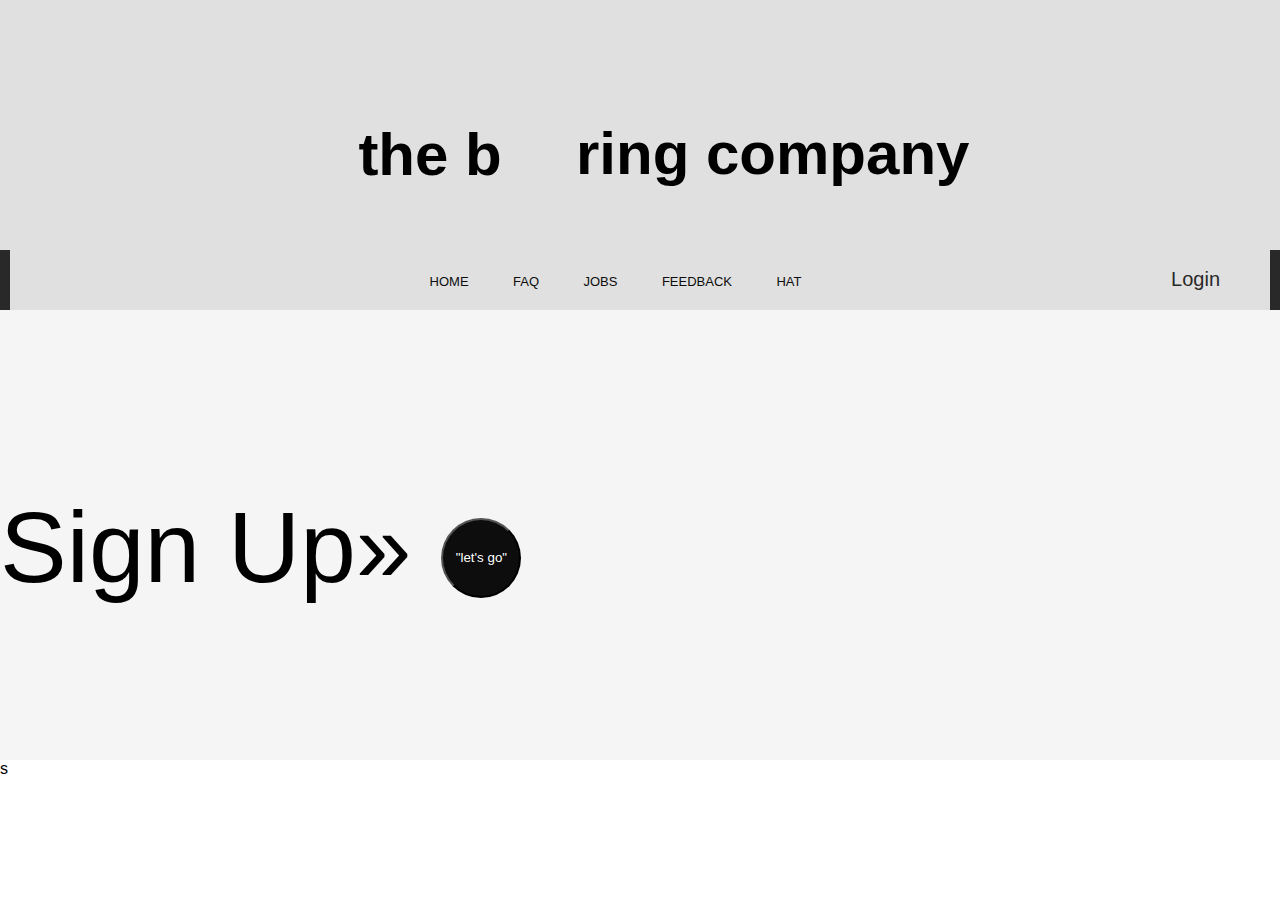
<file: animation/index.html>
<!DOCTYPE html>
<html>
<head>
  <title>Home</title>
  <link href="style.css" rel="stylesheet" type="text/css" />
  <script src="script.js"></script>
</head>
<body>
  <section id="intro">
    <h2>the b</h2>
    <div id="circle"></div>
    <h3>ring company</h3>
  </section>
  <header>
      <ul>
        <li><a href="#">HOME</a></li>
        <li><a href="#">FAQ</a></li>
        <li><a href="#">JOBS</a></li>
        <li><a href="#">FEEDBACK</a></li>
        <li><a href="#">HAT</a></li>
        <a href="#"><span>Login</span></a>
      </ul>

  </header>
  <section id="sign_up">
    <p>
      Sign Up<span></span><button id="modal-btn" onclick="openModal()" class="button">"let's go"</button>
    </p>
  </section>
  <div id="modal-bg" class="modal-bg">

    <div class="modal">

      <div class="modal-form">
        <h2>sign up</h2>
        <form name="login" onsubmit="validate()">
          <input value="Email"  type="email" name="mail" onfocus="this.value=''"/><br /><br />
          <input value="password"  type="password" name="pwd" onfocus="this.value=''"/><br />
          <input type="checkbox" /> <span>Keep me logged in</span><span>Forgot email or password?</span>
          <button>REGISTER</button>
          <input type="submit" value="SIGN IN" />
        </form>
      </div>

      <div class="modal-btm">
        <pre>
          ____________    OR     ___________
        </pre>
        <button>connect with <b>facebook</b></button>
      </div>



      <div class="modal-image">
      </div>
    </div>

  </div>

<script>
function validate() {
  var mail = document.login.mail.value;
  var password = document.login.pwd.value;

  if(password.length < 8){
    alert("Password should contain min 8 characters");
    return false;
  }

  if(mail == "" || mail.checkValidity()){
    alert("Mail ID can not be empty");
    return false;
  }

}


<!-- modal open -->

var modal = document.getElementById('modal-bg');
var btn = document.getElementById("modal-btn");
btn.onclick = function() {
    modal.style.display = "block";
}
window.onclick = function(event) {
    if (event.target == modal) {
        modal.style.display = "none";
    }
}
</script>


</body>


<!--
<form name="login" onsubmit="validate()">
  <label>First Name </label><input id="fname" type="text" name="fname"/><br />
  <label>Second Name </label><input type="text" name="lname" /><br />
  <label>Email</label> <input type="email" name="mail"/><br />
  <label>Password </label> <input type="password" name="pwd" /><br />

</form> -->
</html>
s
</file>
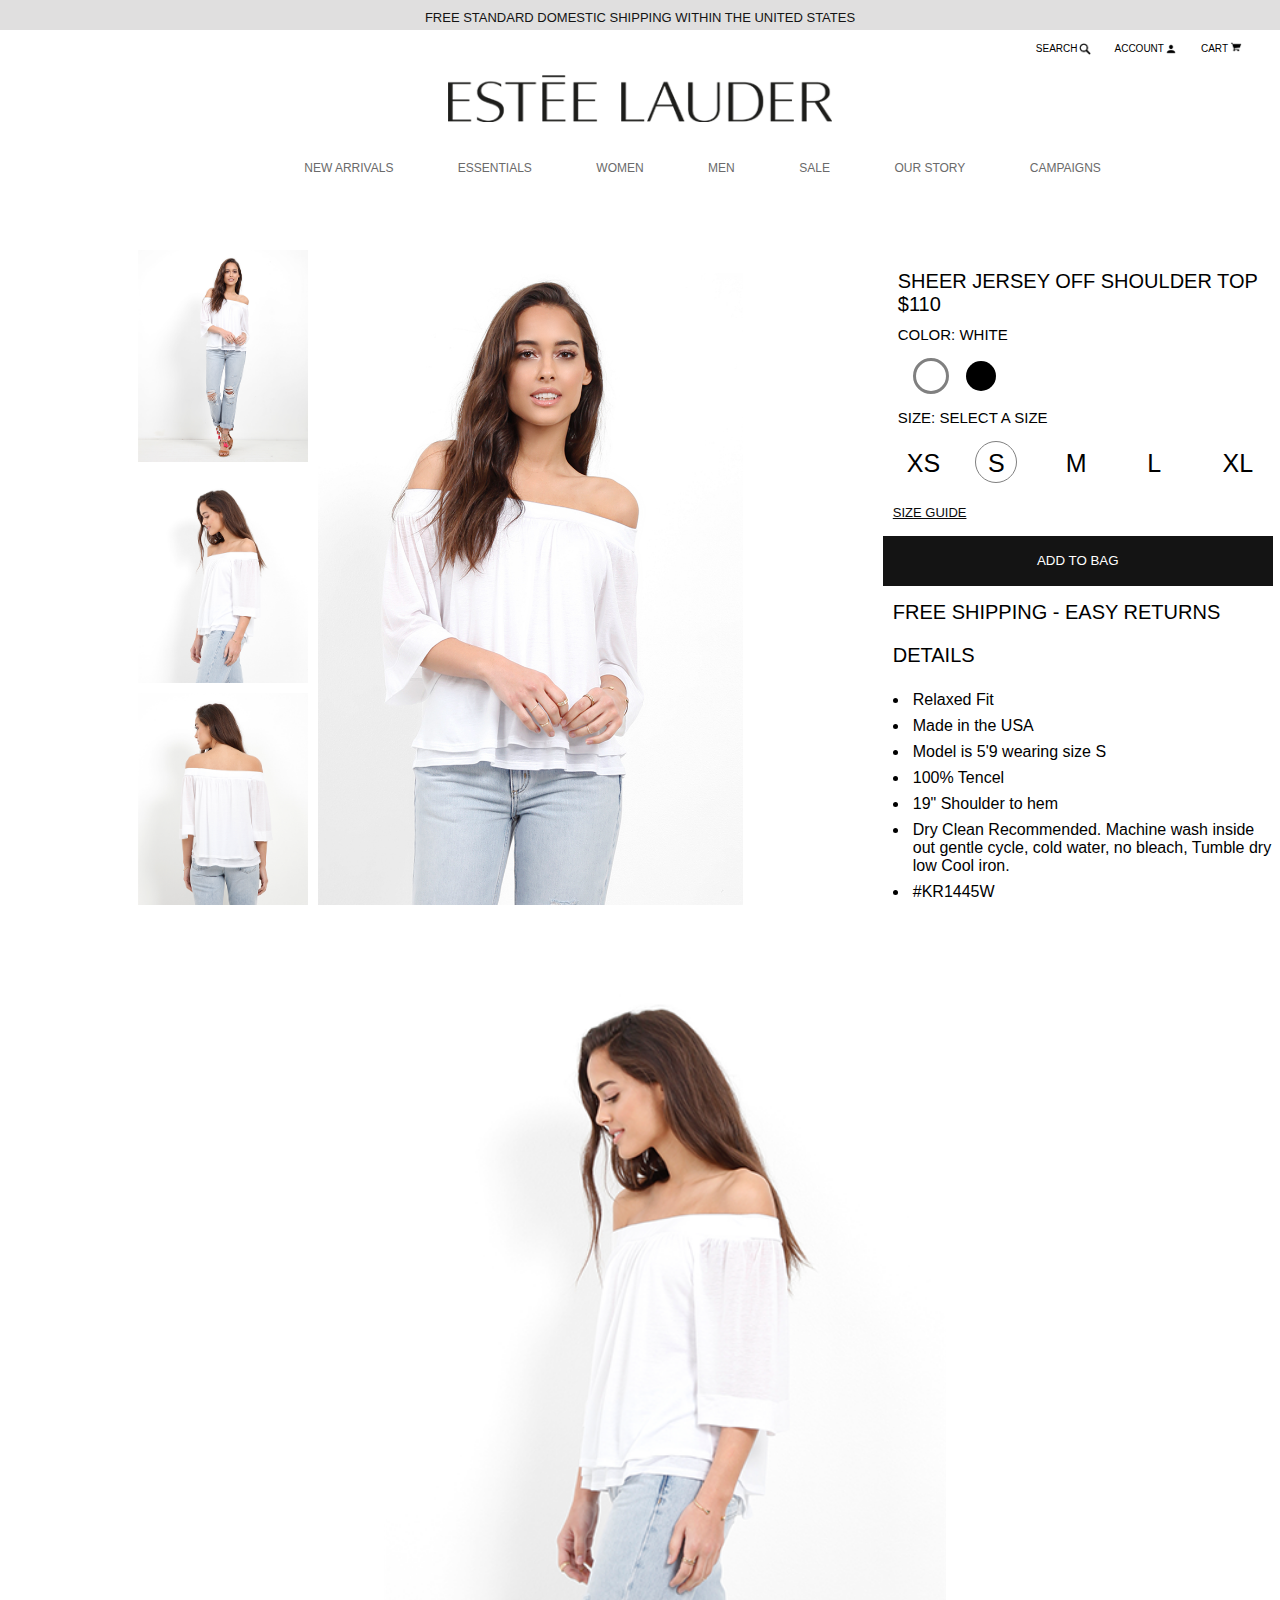
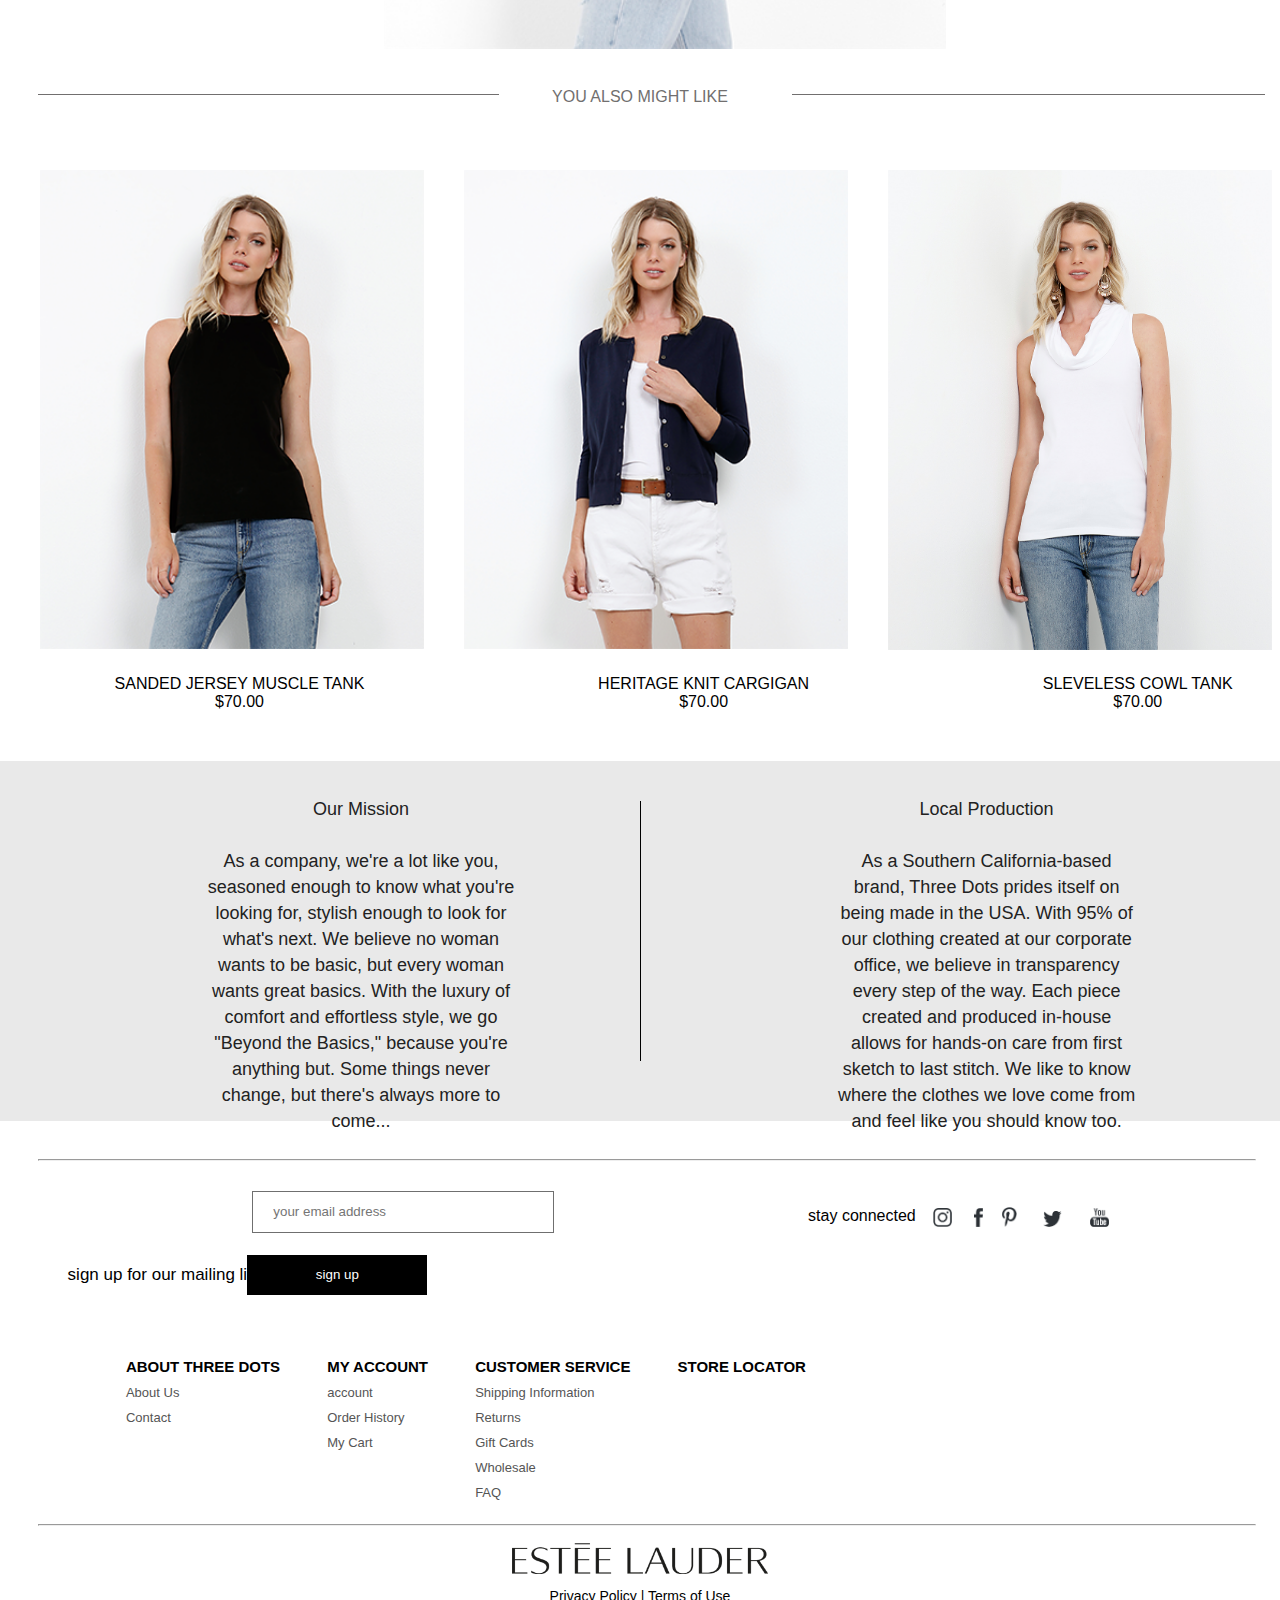
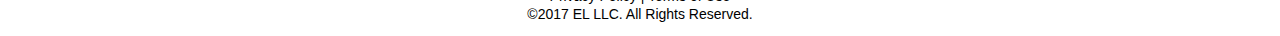
<file: estee/index.html>
<!DOCTYPE html>
<html>
  <head>
    <meta charset="utf-8">
    <title>Estee Lauder</title>
    <link rel="stylesheet" href="style/layout.css">
      <meta name="viewport" content="width=device-width,initial-scale=1">
      <script
    src="https://code.jquery.com/jquery-3.3.1.min.js"
    integrity="sha256-FgpCb/KJQlLNfOu91ta32o/NMZxltwRo8QtmkMRdAu8="
    crossorigin="anonymous"></script>
  </head>
  <body>
    <header>
      <div class="top-bar">
        <p id="top-nav-text1">FREE SHIPPING ON ALL U.S. ORDERS</p>
        <p id="top-nav-text2">FREE STANDARD DOMESTIC SHIPPING WITHIN THE UNITED STATES</p>
      </div>

      <div class="nav-container">

        <div id="nav-right">
            <ul>
            <li><span class="nav-text">CART</span><img id="cart" src="images/cart.png" /></li>
            <li><span class="nav-text" >ACCOUNT</span><img id="account" src="images/account.png" /></li>
            <li> <span class="nav-text">SEARCH</span> <img id="search" src="images/search.png" /></li>

          </ul>
        </div>

        <div> <img id="nav-logo" src="images/logo-text.png" /></span> </div>

        <div id="nav-left">
          <ul class="navbar">
            <li> <a id="ham-toggle" href="#"><img src="images/ham-menu.png" alt=""></a> </li>
            <li>NEW ARRIVALS</li>
            <li>ESSENTIALS</li>
            <li>WOMEN</li>
            <li>MEN</li>
            <li>SALE</li>
            <li>OUR STORY</li>
            <li>CAMPAIGNS</li>
          </ul>
        </div>
      </div>


    </header>


    <section class="section-a">
      <div class="desktop-images">
        <img src="images/main-img2.png" alt="main-img2" />
        <img src="images/main-img3.png" alt="main-img3" />
        <img src="images/main-img4.png" alt="main-img4" />
      </div>
      <div class="main-img">
        <img src="images/main-img1.png" alt="main-img1" />
      </div>
      <div class="product-details">
        <p>
          SHEER JERSEY OFF SHOULDER TOP <br />
          $110
        </p>
        <p>
            COLOR: WHITE
        </p>
        <p id="colors-dots">
            <div id="white-dot">
                <div id="black-dot"></div>
            </div>
        </p>
        <p>
            SIZE: SELECT A SIZE
        </p>
        <p>
          <ul class="size-details">
            <li> <p>XS</p> </li>
            <li class="size-active"><p>S</p> </li>
            <li><p>M</p> </li>
            <li><p>L</p> </li>
            <li><p>XL</p> </li>
          </ul>
          <a href="#">SIZE GUIDE</a>
        </p>
        <p>
          <button class="add-bag">ADD TO BAG</button>
          <div class="product-guide">
            <h5>FREE SHIPPING - EASY RETURNS</h5>
            <h5>DETAILS</h5>
            <ul>
              <li>Relaxed Fit</li>
              <li>Made in the USA</li>
              <li>Model is 5'9 wearing size S</li>
              <li>100% Tencel</li>
              <li>19" Shoulder to hem</li>
              <li>Dry Clean Recommended. Machine wash inside out gentle cycle, cold water, no bleach, Tumble dry low Cool iron.</li>
              <li>#KR1445W</li>
            </ul>
          </div>
        </p>
      </div>
    </section>
    <section class="section-b">
      <img src="images/main-img3.png" alt="main-img2" />
    </section>
    <div class="suggestion-line">
      <h4>YOU ALSO MIGHT LIKE</h4>
    </div>
    <section class="section-c">
      <div class="suggested-images">
        <img src="images/might-like1.png" alt="might-like" />
        <img src="images/might-like2.png" alt="might-like" />
        <img id="hide-in-mob" src="images/might-like3.png" alt="might-like" />
      </div>
      <div class="fig-captions">
        <p>SANDED JERSEY MUSCLE TANK <br> $70.00 </p>
        <p>HERITAGE KNIT CARGIGAN <br> $70.00 </p>
        <p>SLEVELESS COWL TANK <br> $70.00 </p>

      </div>
    </section>
    <section class="testominial">
      <div class="test-bg">
        <div class="left-test">
          <p >
            Our Mission <br> <br>
  As a company, we're a lot like you, seasoned enough to know what you're looking for, stylish enough to look for what's next. We believe no woman wants to be basic, but every woman wants great basics. With the luxury of comfort and effortless style, we go "Beyond the Basics," because you're anything but. Some things never change, but there's always more to come...
          </p>
        </div>
        <div class="right-test">
          <p>
            Local Production <br> <br>
  As a Southern California-based brand, Three Dots prides itself on being made in the USA. With 95% of our clothing created at our corporate office, we believe in transparency every step of the way. Each piece created and produced in-house allows for hands-on care from first sketch to last stitch. We like to know where the clothes we love come from and feel like you should know too.
          </p>
        </div>
      </div>
    <hr>
    </section>
    <div class="social-line">
      <hr>
      <h4>LET'S GET SOCIAL</h4>
      <h3>@instagram</h3>
    </div>
    <section class="section-d">
      <div class="social-images">
        <img src="images/insta1.png" alt="insta1" />
        <img src="images/insta2.png" alt="insta2" />
        <img src="images/insta3.png" alt="insta3" />
        <img src="images/insta4.png" alt="insta4" />
      </div>
      <div class="social-links">
        <ul>
          <li> <p> stay connected</p> </li>
          <li><img src="images/social/insta.png" alt="instagram"></li>
          <li><img src="images/social/facebook.png" alt="facebook"></li>
          <li><img src="images/social/pintrest.png" alt="pintrest"></li>
          <li><img src="images/social/twitter.png" alt="twitter"></li>
          <li><img src="images/social/youtube.png" alt="youtube"></li>
        </ul>
      </div>
      <hr>
      <div class="newsletter">
        <div class="news-text">
          <p>
            sign up for our mailing list
          </p>
        </div>
        <div class="letter-form">
          <p>
            <input type="text" name="" placeholder="your email address" value="">
            <p><input type="submit" name="" value="sign up"></p>
          </p>
        </div>
      </div>
    </section>

    <section class="section-e">
      <hr>
      <div class="about">
        <h4>ABOUT THREE DOTS</h4>
        <li> <a href="#">About Us</a> </li>
        <li> <a href="#">Contact</a> </li>
      </div>
      <div class="my-account">
        <h4>MY ACCOUNT</h4>
        <li> <a href="#">account</a> </li>
        <li> <a href="#">Order History</a> </li>
        <li> <a href="#">My Cart</a> </li>
      </div>
      <div class="customer-service">
        <h4>CUSTOMER SERVICE</h4>
        <li> <a href="#">Shipping Information</a> </li>
        <li> <a href="#">Returns</a> </li>
        <li> <a href="#">Gift Cards</a></li>
        <li> <a href="#">Wholesale</a> </li>
        <li> <a href="#">FAQ</a> </li>
      </div>
      <div class="store">
        <ul>
          <li> <h4>STORE LOCATOR</h4> </li>
        </ul>
      </div>
      <div class="to-talk">
        <p>NEED TO TALK?</p>
        <p>GIVE US A CALL AT 1-888-311-3687</p>
      </div>
    </section>

    <footer>
          <hr>
      <a href="#"><img id="foot-logo" src="images/logo-text.png" alt=""></a>
      <p>Privacy Policy | Terms of Use</p>
      <p>&copy;2017 EL LLC. All Rights Reserved.</p>
    </footer>

    <script type="text/javascript">
    $(document).ready(function(){
      var view = $(".navbar li:not(:first-child)").css("display");
      $('#ham-toggle').click(function(){
        $(".navbar li:not(:first-child)").toggle(800,"swing");
      });
    });

    </script>

  </body>
</html>
</file>
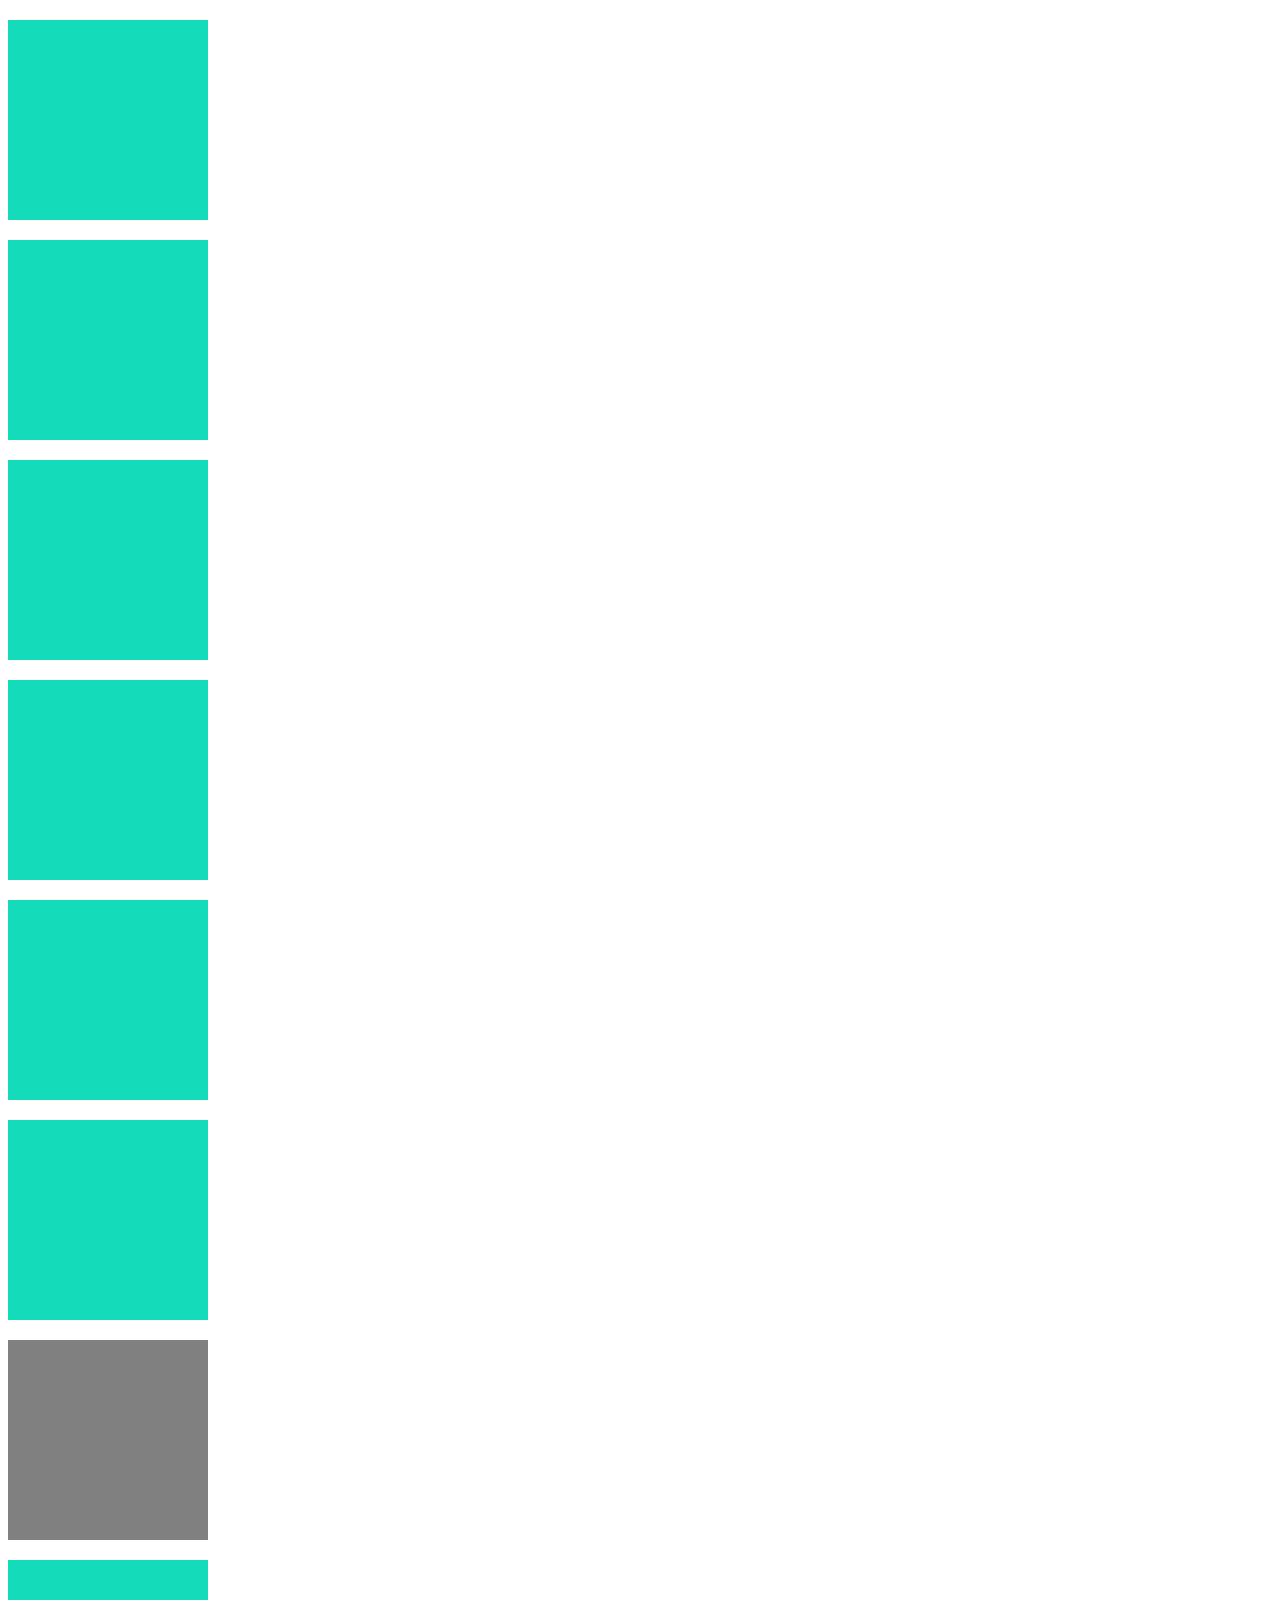
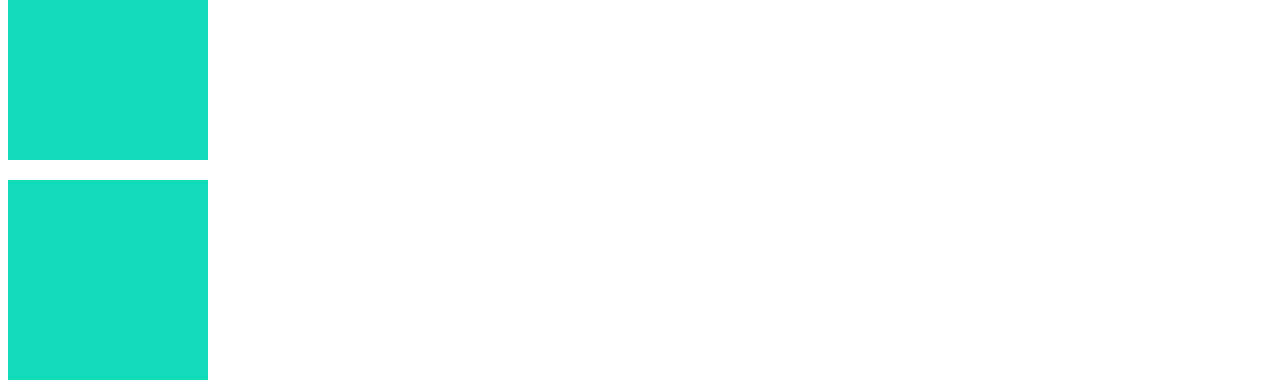
<file: Image gallery/home.html>
<!DOCTYPE html>
<html lang="en">
<head>
    <meta charset="UTF-8">
    <meta name="viewport" content="width=device-width, initial-scale=1.0">
    <meta http-equiv="X-UA-Compatible" content="ie=edge">
    <link rel="stylesheet" href="style.css">
    <script
  src="http://code.jquery.com/jquery-3.3.1.slim.min.js"
  integrity="sha256-3edrmyuQ0w65f8gfBsqowzjJe2iM6n0nKciPUp8y+7E="
  crossorigin="anonymous"></script>
    <title>Image Gallery</title>
</head>
<body>
    <div id="one"></div>
    <div></div>
    <div></div>
    <div></div>
    <div></div>
    <div></div>
    <div id="five" class="five"></div>
    <div></div>
    <div ></div>



    <script>
        $(document).ready(function(){

            var DocHeight = $(window).height();
            var newDocHeight = DocHeight * 0.50;
            console.log(newDocHeight);
            
            var ElemTop =  Math.floor($('#five').offset().top);
            var newElemTop = ElemTop+newDocHeight;
            console.log("Element top: "+ ElemTop);
            console.log("New Element top: " + newElemTop);
            
            
            $(window).scroll(function(){
                var DocScroll = $(window).scrollTop();                
                var DocView = DocHeight + DocScroll;
                console.log("Window position "+ Math.floor(DocView));
                if(DocView >= newElemTop){
                    $('#five').addClass( "newFive");
                }

            });



                    
        });

    </script>
</body>
</html>
</file>
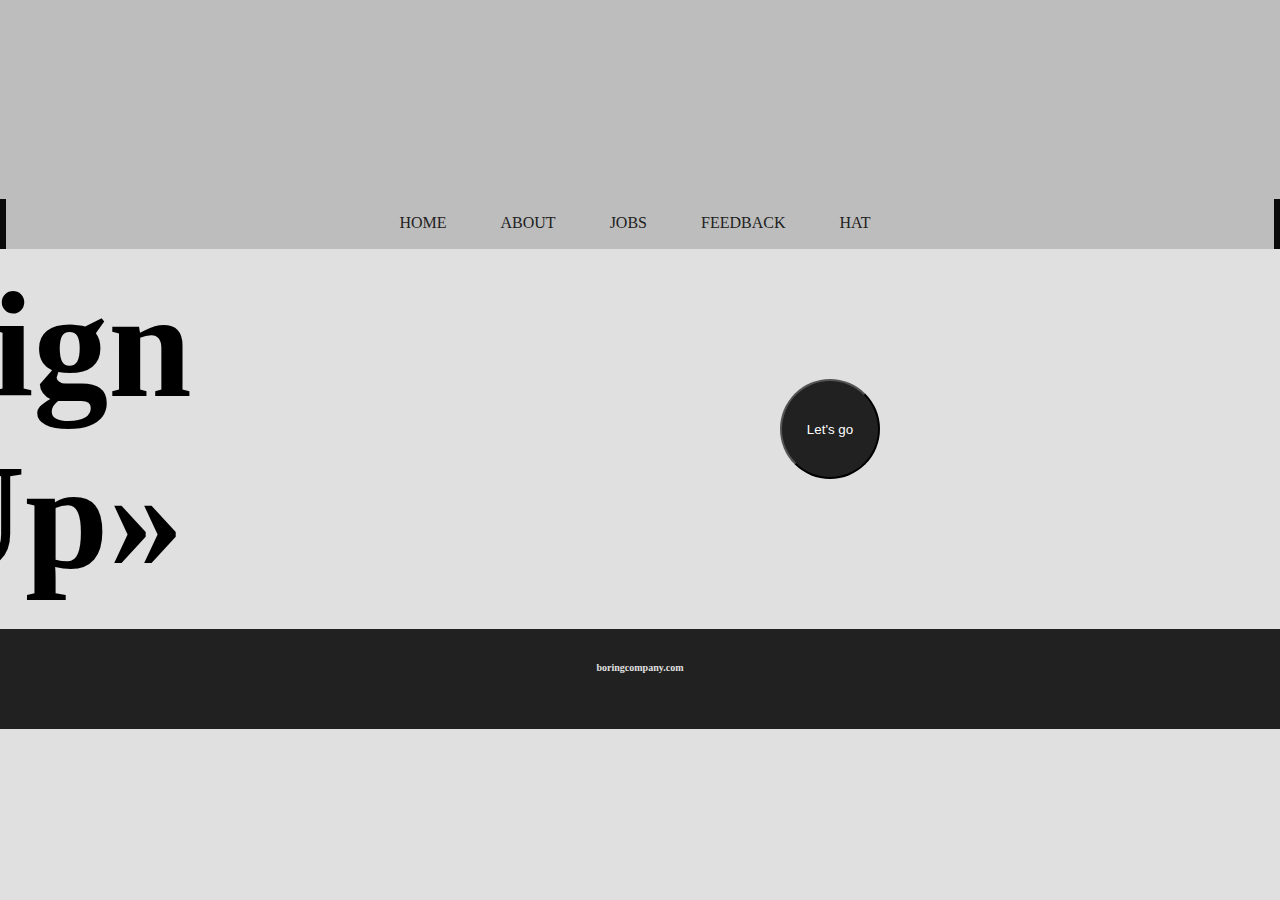
<file: Login form/home.html>
<!DOCTYPE html>
<html>
<head>
  <title>boring company</title>
  <link rel="stylesheet" href="style.css" />
  <script src="script.js"></script>
  <meta name="viewport" content="width=device-width,initial-scale=1">
</head>
<body>

  <!-- header section -->
<header>
  <div class="title-bg">
    <h2>the b<span id="circle"></span>ring company</h2>
  </div>
  <div>
      <ul>
      <li><a href="#">HOME</a></li>
      <li><a href="#">ABOUT</a></li>
      <li><a href="#">JOBS</a></li>
      <li><a href="#">FEEDBACK</a></li>
      <li><a href="#">HAT</a></li>
    </ul>
  </div>
</header>

<!-- main section -->
<main>
  <section id="section-a">
    <div class="grid">
        <li><h2>Sign Up</h2></li>
        <li><button  id="modal-btn" class="btn">Let's go</a></li>
    </div>
  </section>

  <div id="modal-bg">
    <div id="modal" class="grid">

        <form id="form" name="login">
            <h2>SIGN IN</h2>
            <input placeholder="Email"  type="email" name="mail"/><br /><br />
            <input placeholder="Password" type="password" name="pwd"/><br />

            <div class="form-grid">
              <p class="c-box">
                <label><input class="regular-checkbox" type="checkbox" />Keep me logged in</label>
              </p>
              <p class="c-box">
                <label><a href="#">forgot password or email?</a></label>
              </p>
              <p class="row-2">
                <button>REGISTER</button>
              </p>
              <p class="row-2">
                <input type="submit" value="SIGN IN" onclick="return validate() " />
              </p>
              <hr />
              <p class="line">
              <label>__________________  <span id="or">OR</span>  ___________________</label>
              </p>
              <p class="facebook">
                <button id="facebook"><b id="fb">facebook</b></button>
              </p>
            </div>
          </form>
      <div id="image" class="grid">

      </div>
    </div>
  </div>
</main>

<!-- footer -->
<footer>
  <div>
    <h4>boringcompany.com</h4>
  </div>
</footer>

<script>

/* validate function*/
function validate() {
  var mail = document.login.mail.value;
  var password = document.login.pwd.value;

  if(password.length < 8){
    window.confirm("Password should contain min 8 characters");
    return false;
  }

  if(mail == "" || mail.checkValidity()){
    alert("Mail ID can not be empty");
    return false;
  }
}

/*modal script */
var modal = document.getElementById('modal-bg');
var btn = document.getElementById("modal-btn");
btn.onclick = function() {
    modal.style.display = "block";
}
window.onclick = function(event) {
    if (event.target == modal) {
        modal.style.display = "none";
    }
}

</script>



</body>
</html>
</file>
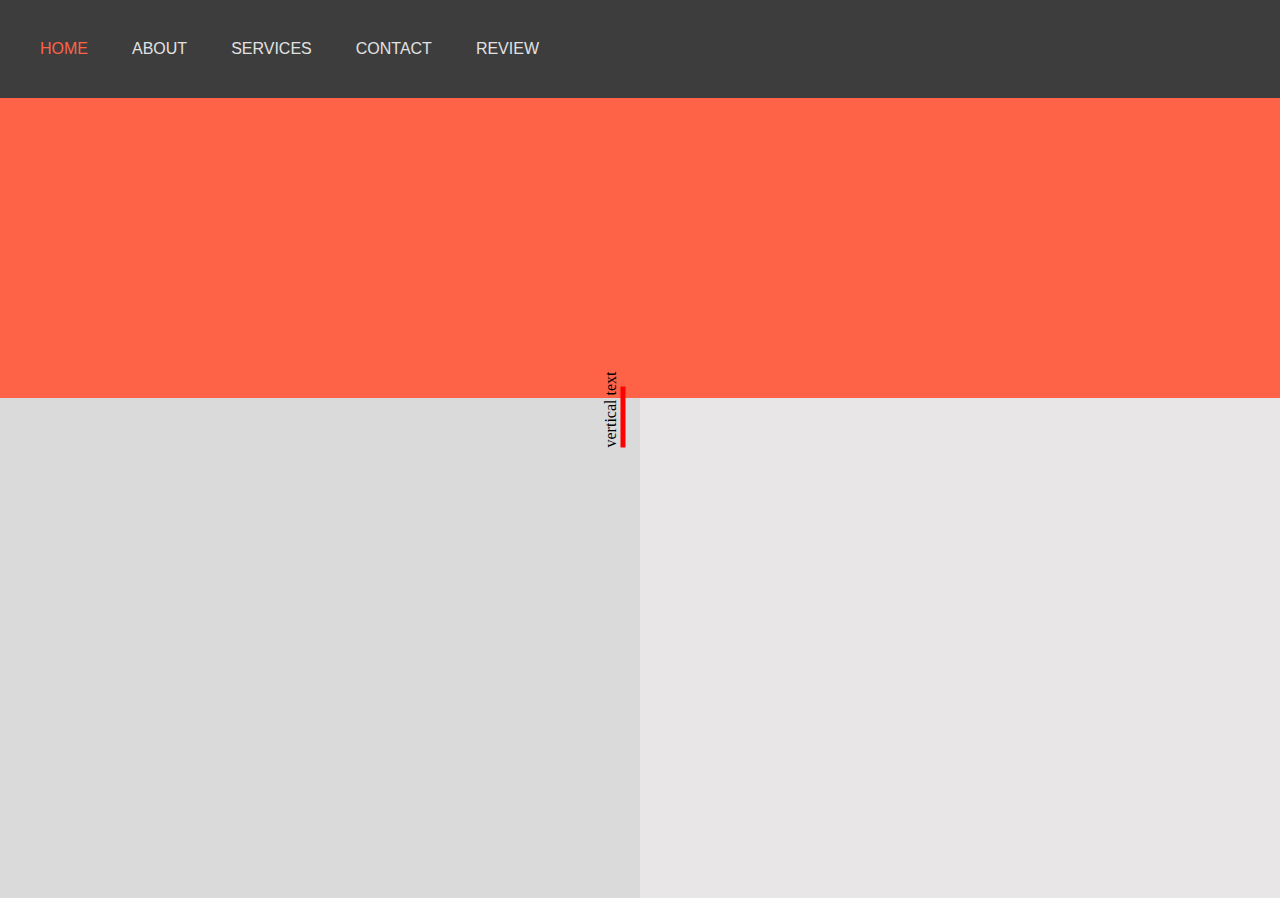
<file: responsive nav/navbar.html>
<!DOCTYPE html>
<html>

<head>
  <meta charset="utf-8">
  <title>responsive navbar</title>
  <link rel="stylesheet" href="nav.css">
  <meta name="viewport" content="width=device-width,initial-scale=1">
  <script src="https://code.jquery.com/jquery-3.3.1.min.js" integrity="sha256-FgpCb/KJQlLNfOu91ta32o/NMZxltwRo8QtmkMRdAu8="
    crossorigin="anonymous"></script>
</head>

<body>
  <header>
    <ul>
      <li>
        <a class="active" href="#">HOME</a>
        <a class="toggle-menu" href="#">&diams;</a>
      </li>
      <li>
        <a class="ham-menu" href="#">ABOUT</a>
      </li>
      <li>
        <a class="ham-menu" href="#">SERVICES</a>
      </li>
      <li>
        <a class="ham-menu" href="#">CONTACT</a>
      </li>
      <li>
        <a class="ham-menu" href="#">REVIEW</a>
      </li>
    </ul>
  </header>
  <main>
    <section class="section-a">
      <p></p>
    </section>
    <section class="section-b">
      <div class="mid-left">

      </div>
      <div class="ver-text">
        vertical text
      </div>
      <div class="mid-right">

      </div>
    </section>
  </main>


  <script>
    $(document).ready(function () {
      var menu = $(".ham-menu").css("display");
      $(".toggle-menu").click(function () {
        $("li:not(:first-child)").toggle(800, "swing");
      });
    });

  </script>
</body>

</html>
</file>
<file: animation/style.css>
* {
  font-family: helvetica;
  margin: 0px;
  padding: 0px;
}


ul {
  text-align: center;
  background-color: #E0E0E0;
  border-left: 10px solid #292929;
  border-right: 10px solid #292929;
}

li {
  position: relative;
  display: inline-block;

  padding: 20px;
}
ul span {
  font-size: 20px;
  cursor: pointer;
  float: right;
  position: relative;
  top: 18px;
  left: -50px;
  color: #292929;
  transition: all 0.5s ease;
}
ul span:hover{
  color: #FF7043;
}
ul a {
  text-decoration: none;
  font-size: 13px;
  color: #0d0d0d;
}

li a::before{
  content: "";
  display: block;
  position: relative;
  top: 22px;
  width: 0%;
  height:2px;
  background-color: #0d0d0d;
  transition: all 0.5s ease;
}

li:hover a::before{
  width: 110%;

}

#intro {
  max-width: 100%;
  overflow: hidden;
  height: 250px;
  background-color: #E0E0E0;
}


#circle{
  position: relative;
  left: 38%;
  top: -200px;
  background-color: black;
  border-radius: 100%;
  width: 100px;
  height: 100px;
  animation-name: up;
  animation-duration: 2s;
  animation-timing-function: ease-in-out;
  animation-fill-mode: forwards;
}
@keyframes up {
  from{
      top: -200px;
  }
  to {
      top:35px;
  }
}
#intro h2{
  font-size: 60px;
  position: relative;
  top:120px;
  left: 28%;
  animation-name: up_text;
  animation-duration: 1.8s;
  animation-timing-function: ease-in-out;
  animation-fill-mode: forwards;
}

#intro h3{
  font-size: 60px;
  position: relative;
  top:-50px;
  left: 45%;
  animation-name: up_text;
  animation-duration: 1.5s;
  animation-timing-function: ease-in-out;
  animation-fill-mode: forwards;
}

@keyframes up_text {
  from{
    top: -300px;
  }
}

#sign_up{
  height: 450px;
  width: 100%;
  background-color: #F5F5F5;
}


#sign_up p {
  position: relative;
  top: 180px;
  display: inline-block;
  font-size: 100px
}
#sign_up p span::before{
  content: '\00bb';
}

form {
  display: block;
  width: 500px;
  position: relative;
  top: 100px;
  left:10%;
}
form span {
  font-size: 12px;
  float: left;
  padding-right: 60px;
  margin-left: 5px;
}
form input[type=checkbox]{
  float: left;
}

form input[type=email], input[type=password]{
  color: rgb(28, 28, 28);
  padding-left: 20px;
  font-family: Helvetica;
  width: 300px;
  outline: none;
  height: 35px;
  border: 1px solid #c3c3c3;
  border-radius: 8px;
  background: none;
  display: block;
}

form input[type=submit]{
  background-color: white;
  border-radius: 5px;
  border: 1px solid #c3c3c3;
  outline: none;
  position: absolute;
  margin-top: 80px;
  padding: 10px;
  float: left;
  width: 150px;
  margin-left: -390px;
}

form input[type=submit]:hover{
  background-color: slateblue;
  color: white;
}

form button {
  border-radius: 5px;
  color: white;
  background-color: slateblue;
  border: 1px solid slateblue;
  outline: none;
  position: absolute;
  width: 150px;
  margin-top: 80px;
  padding: 10px;
  float: left;
  margin-left: -208px;
}
form button:hover{
  background-color: white;
  color: black;
}

.modal-btm pre {
  vertical-align: bottom;
  color: #c3c3c3;
  margin-left: 108px;
}


.modal-btm button{
  padding: 10px;
  width: 330px;
  background-color: white;
  margin-top: 55px;
  margin-left: 120px;
  border-radius: 5px;
  border: 2px solid slateblue;
  outline: none;
}
.modal-btm button:hover{
  background-color: slateblue;
  color: white;

}

.button {
  cursor: pointer;
  position: relative;
  outline: none;
  left: 30px;
  top: -20px;
  background-color: #0d0d0d;
  color: white;
  height: 80px;
  width: 80px;
  border-radius: 100%;
  transition: all 0.5s ease;
}

.button:hover{
  transform: scale(1.1);
}

.modal-form h2 {
  color: #424242;
  margin-top: 10px;
  position: relative;
  top: 50px;
  text-align: center;
  left: -25%;
  font-family: "arial";
}


.modal-bg {
  position: fixed;
  display: none;
  top: -20px;
  width: 100%;
  height: 110%;
  background-color: rgba(31, 31, 31,0.8);
}

.modal{
  margin-top: 100px;
  margin-left: 150px;
  background-color: white;
  height: 70%;
  width: 80%;
  position: relative;
  align:ceter;
}



.modal-form {
  overflow: hidden;
  height: 70%;
}


.modal-image {
  background-color: rgb(28, 28, 28);
  width: 50%;
  height: 100%;
  position: relative;
  top: -546px;
  left: 50%;
}

@media only screen and (max-width: 699px) {
  .modal-image {
    display: none;
  }
}
</file>
<file: estee/style/layout.css>
* {
    padding: 0px;
    margin: 0px;
  }

body{
  font-family: "Helvetica Neue",Arial,sans-serif;
}

a{
  text-decoration: none;
  color: rgb(10, 10, 10);
}

ul li {
  list-style: none;
}


/* global style */


/* nav bar */
.top-bar{
  padding-top: 10px;
  font-size: 13px;
  text-align: center;
  background-color: rgb(224, 223, 223);
  color: rgb(20, 20, 20);
  width: 100%;
  height: 20px;
}


#account, .nav-text, #top-nav-text2 {
  display: none;
}
#ham-toggle img{
  width: 5%;
  height: 5%;
}

.nav-container {
  margin-top: -5%;
}

.navbar li {
  margin-left: 10px;
  margin-top: 15px;
  color: rgb(106, 106, 106);
}
.navbar li:not(:first-child){
  text-align: center;
  display: none;
}

#nav-right:hover{
  background-color: rgb(196, 196, 196);
}

#nav-right li img{
  float: right;
  position: relative;
  left: -5%;
  margin-top: 11%;
  padding-left: 15px;
  width: 22px;
  width: 22px;

}

#nav-logo {
  width: 50%;
  height: 50%;
  margin-left: 20%;
  margin-top: 2%;
  position: relative;
  top: 32px;
}


/* navbar */


/* section-a styling */
.desktop-images img{
  display: none;
}
.section-a img{
  position: relative;
  z-index: -20;
  top: 40px;
  width: 99%;
}

.product-details{
  margin-top: 50px;
  padding-left: 20px;
  display: block;
}
.product-details p{
  font-size: 20px;
}
.product-details p:not(:first-child){
  font-size: 15px;
}

#white-dot{
  width: 30px;
  height: 30px;
  border-radius: 100%;
  border: 3px solid grey;
  background: white;
  position: relative;
  left: 20px;
}

#white-dot:hover{
  cursor: pointer
}

#black-dot{
  width: 30px;
  height: 30px;
  border-radius: 100%;
  background: black;
  position: relative;
  left: 50px;
}

#black-dot:hover{
  transform: scale(1.1);
  cursor: pointer
}


.product-details p{
  padding: 5px;
}
/* size styling */

.size-details li p {
  margin-top: -3px;
  font-size: 25px;
}

.size-details li{
  text-align: center;
  margin-left: 4px;
  list-style-type: none;
  display: inline-block;
  margin-right: 30px;
  margin-bottom: 20px;
  padding: 5px;
  width: 30px;
  height: 30px;
}
.size-details li:hover{
  cursor: pointer;
  color: grey;
}
.size-active {
    border: 1px solid grey;
    border-radius: 100%;
}

.section-a a{
  font-size: 13px;
  text-decoration: underline;
}

.add-bag {
  width: 390px;
  height: 50px;
  outline: none;
  border: none;
  margin-left: -15px;
  background-color: rgb(20, 20, 20);
  color: white;
}
.add-bag:hover{
  background-color: rgb(45, 45, 45);
}
/* size styling ends */


/* SHIPPING details */

.product-guide h5{
  padding-top: 10px;
  padding-bottom: 10px;
  font-size: 20px;
  font-weight: lighter;
}
.product-guide ul{
  padding-top: 10px;
  padding-left: 16px;
}
.product-guide li {
  width: 90%;
  list-style: disc;
  padding: 4px;
}
/* shipping details */


/* section-b hidden in mobile view */
.section-b {
  display: none;
}

/* section-c ------ you might like ----- */
.fig-captions{
  display: none;
}

.section-c #hide-in-mob{
  display: none;
}

.suggestion-line h4::after{
  content: " ";
  width: 20%;
  margin-left: 5%;
  display: inline-block;
  position: absolute;
  margin-top: 6px;
  border-bottom: 1px solid rgb(113, 111, 111);
}

.suggestion-line h4{
  color: rgb(113, 111, 111);
  padding-top: 35px;
  text-align: center;
  font-weight: lighter;
  margin-top: -10px;
}

.suggestion-line h4::before{
  content: " ";
  width: 20%;
  display: block;
  margin-left: 5%;
  margin-top: 6px;
  position: absolute;
  border-bottom: 1px solid rgb(113, 111, 111);
}
.suggestion-line span {
  float: left;
}

.suggested-images img{
  display: inline-block;
  margin-top: 5%;
  margin-left: 2%;
  height: auto;
  width: 46%;
}


/* section-d  social meadia photos */
.social-line hr {
  color: rgb(113, 111, 111);
  margin-left: 3%;
  margin-top: 6%;
  width: 90%;
}

.section-d hr{
  color: rgb(113, 111, 111);
  margin-left: 3%;
  margin-top: 6%;
  width: 90%;
}
.social-line h4{
  font-size: 22px;
  text-align: center;
  font-weight: lighter;
  color: rgb(113, 111, 111);
  padding: 5%;
}
.social-line h3{
  text-align: center;
  font-weight: lighter;
  color: rgb(113, 111, 111);
  margin-top: -10px;
  font-size: 18px;
  padding-bottom: 5%;
}

.social-images img{
  margin-left: 10px;
  width: 20%;
  height: 100px;

}

/* stay connected */
.social-links {
  position: relative;
  top: -5px;
}
.social-links ul {
  text-align: center;
  padding: 10px;
}
.social-links li:first-child{
  font-size: 18px;
  font-weight: lighter;
  position: relative;
  top: -6px;
}
.social-links li {
  list-style: none;
  display: inline-block;
}

.social-links img {
  padding-top: 10px;
  width: 50%;
  height: 50%;

}

/* stay connected */


/* newsletter */

.newsletter {
  padding: 20px;
}

.newsletter p {
  text-align: center;
  font-weight: lighter;
  font-size: 23px;
  padding: 2%;
}

.newsletter input{
  text-align: center;
  display: block;
  height: 40px;
}

.newsletter input[type=text]{
  width: 100%;
  border: 1px solid rgb(111,111,111);
}
.newsletter input[type=submit]{
  margin-top: -2%;
  width: 100%;
  background: black;
  color: white;
  border: none;
  outline: none;
}
.newsletter input[type=submit]:hover{
    background: rgb(26, 26, 26);
}


/* section-e footer */

.section-e hr {
  color: rgb(113, 111, 111);
  margin-left: 3%;
  margin-top: -1%;
  width: 90%;
}

.section-e h4 {
  padding-top: 5%;
  text-align: center;
  font-size: 12px;
}

.section-e li {
  padding-top: 2%;
  text-align: center;
  list-style: none;
  font-size: 11px;
}
.store h4{
  padding-bottom: 5%;
}
.to-talk p{
  font-size: 12px;
  font-weight:bold;
  text-align: center;
}


/* footer  */
footer{
  padding-bottom: 3%;
}
footer hr {
  color: rgb(113, 111, 111);
  margin-left: 3%;
  margin-top: 5%;
  width: 90%;
}
#foot-logo {
  padding: 3%;
  position: relative;
  left: 30%;
  width: 120px;
  height: 15px;
}
footer p {
  text-align: center;
  font-size: 12px;
}

.testominial {
  display: none;
}



/* media query for desktop size screens */


@media (min-width:800px) {

  /* nav bar styling */
  .nav-container{
    display: block;
    margin-top: 0px;
  }
  .navbar li #ham-toggle img{
    display: none;
  }
  .navbar li{
    clear: both;
    display: block;
  }

  .nav-text{
    display: inline;
    position: relative;
    top: 3px;
    left: 10px;
    font-size: 10px;
  }
  .nav-text:hover{
    color: grey;
    cursor: pointer;
  }

#nav-right{
  position: relative;
  left: -30px;
}
  #nav-right li {
    padding: 5px;
    display: inline-block;
  }

  #top-nav-text1{
    display: none;
  }
  #account, #top-nav-text2 {
    display: inline-block;
  }

  #nav-right li {
    float: right;
  }

  #nav-right li img{
    width: 12px;
    width: 12px;
  }

  #nav-right li img:hover{
    color: grey;
    cursor: pointer;
  }

  @keyframes load {
    from{
      opacity: 0;
      transform: scale(0.9);
    }
    to{
      opacity: 1;
      transform: scale(1);
    }

  }

  #nav-logo {
    width: 30%;
    height: 30%;
    margin-left: 35%;
    margin-top: 1%;
    animation-name: load;
    animation-duration: 1s;
    animation-fill-mode:forwards;
  }

#nav-left ul{
  display: inline-block;
  margin-left: 16%;
  margin-top: 1%;
}

#nav-left ul li{
  font-size: 12px;
  display: inline-block;
  text-align: center;
  padding: 25px;
  animation-name: load;
  animation-duration: 1s;
  animation-fill-mode:forwards;

}
#nav-left ul li:hover{
  color: grey;
  cursor: pointer;
}


  /* section-a */
  .section-a {
    margin-left: 10%;
    float: left;
  }
  .desktop-images img{
    display: block;
    padding-bottom: 10px;
    width: 40%;
    height: 100%;
    animation-name: load;
    animation-duration: 1s;
    animation-fill-mode:forwards;
  }

  .desktop-images{
    width: 50%;
    height: 100%;
    padding: 10px;
    float: left;
  }
  .main-img img {
    margin-top: 33px;
    margin-left: -255px;
    width: 50%;
    height: 100%;
    animation-name: load;
    animation-duration: 1s;
    animation-fill-mode:forwards;
  }
  .product-details{
    position: relative;
    left: 40%;
    width: 50%;
    margin-top: -73%;
    height: 100px;
    float: right;
    animation-name: load;
    animation-duration: 1s;
    animation-fill-mode:forwards;
  }

  /* section-a */


    /* section-b hidden image */
    .section-b {
      display: block;
    }
    .section-b img {
      height: 700px;;
      margin-top: 5%;
      margin-left: 30%;
    }
    /* section-b hidden image */


/* section-c suggested images */
  .suggestion-line h4{
    margin-top: 0%;
  }
  .suggestion-line h4::after{
    margin-left: 5%;
    width: 37%;
  }
  .suggestion-line h4::before{
    margin-left: 3%;
    width: 36%;
  }
  .suggested-images #hide-in-mob {
    display: block;
  }
  .suggested-images img {
    float: left;
    margin-left: 40px;
    width: 30%;
    height: 100%;
    transition: all 0.3s ease;
  }
  .suggested-images img:hover{
    transform: scale(1.03);
    cursor: pointer;
    opacity: 0.9;
  }


  .fig-captions{
    display: block;
  }
  .fig-captions p{
    position: relative;
    margin-left: 7%;
    margin-right: -1%;
    padding: 25px;
    padding-bottom: 50px;
    text-align: center;
    display: inline-block;
  }
    .fig-captions p:not(:first-child){
      margin-left: 15%;
    }

    /* social images hidden */
    .social-images, .social-line {
      display: none;
    }

    .testominial{
      display: inline;
    }
    .test-bg{
      background-color: rgb(233, 233, 233);
      height: 320px;
      width: auto;
      padding: 20px;
    }
    .left-test {
      border-right: 1px solid black;
      margin-top: 20px;
      height: 260px;
      width: 50%;
      float: left;
    }
    .right-test {
      margin-top: 20px;
      float: right;
      width: 49%;
      height: 260px;
    }
    .testominial p{
      font-weight: lighter;
      color: rgb(34, 34, 34);
      line-height: 26px;
      margin-top: -5px;
      margin-left: 30%;
      width: 50%;
      font-size: 18px;
      text-align: center;
    }
    .testominial hr {
      color: rgb(113, 111, 111);
      margin-left: 3%;
      margin-top: 3%;
      width: 95%;
    }


    /* social links and the input field */

    .section-d hr{
      display: none;
    }
    .social-links{
      float: right;
      position: relative;
      left: -150px;
    }

    .social-links li{
      margin-top: 10%;
    }

    .social-links li p{
      font-size: 16px;
      position: relative;
      top: 30%;
    }
    .social-links img {
      padding-top: 10px;
      padding-left: 1px;
      height: 45%;
      width: 45%;
    }

    .newsletter div{
      display: inline-block;
    }

    .news-text {
      width: 20%;
    }
    .news-text p{
    font-size: 17px;
    position: relative;
    top: -25px;
    left: 20px;
    }
    .letter-form {
      width: 40%;
    }
    .letter-form p{
      float: left;
    }
    .letter-form input{
      position: relative;
      left: -30px;
    }
    .letter-form input[type=text]{
      text-align: left;
      padding-left: 20px;
      width: 280px;
    }
    .letter-form input[type=submit]{
      margin-top: 2px;
      margin-left: -5px;
      width: 180px;
    }



/* sectio-e about and other */

  .to-talk, .section-e hr{
    display: none;
  }

  .section-e {
    padding-left: 8%;
  }
  .section-e div {
    float: left;
    padding: 2%;;
  }
  .section-e h4{
    padding: 0;
    margin: 0;
    font-size: 15px;
  }

  .store h4{
    margin-top: -10px;
  }
  .section-e li {
    text-align: left;
    padding-top: 10px;
  }

  .section-e a {
    font-size: 13px;
    color: rgb(85, 85, 85);
  }


/* footer logo */

footer{
  padding-bottom: 1%;
}

footer hr{
  width: 95%;
}
footer p{
  padding: 1px;
  font-size: 14px;
}

#foot-logo {
  margin-top: -4%;
  position: relative;
  top: 30px;
  left: 37%;
  width: 20%;
  height: 40%;
}


}
</file>
<file: Image gallery/style.css>
div {
    margin-top: 20px;
    width: 200px;
    height: 200px;
    background-color: rgb(20, 220, 187);
}
 .five {
     background: grey; 
 }
 .newFive {
     background-color: red;
 }
</file>
<file: Login form/style.css>
/* core css */
@import url('https://fonts.googleapis.com/css?family=Open+Sans');
body{
  margin: 0px;
  padding: 0px;
  font-family: Verdana;
  background: #e0e0e0;
}

li {
  list-style-type: none;
}

a {
  text-decoration: none;
  color: #212121;
}


/* header section */
header {
  display: block;
}
.title-bg {
  height: 200px;
  background-color: #BDBDBD;
  display: grid;
}

.title-bg h2 {
  position: relative;
  text-align: center;
  padding: 10px;
  font-size: 43px;
  top: -140px;
  animation-name: up;
  animation-duration: 1s;
  animation-timing-function: ease-in-out;
  animation-fill-mode: forwards;
}
@keyframes up {
  to {
      top:30px;
  }
}


 #circle{
   display: inline-block;
   vertical-align: middle;
   position: relative;
   width: 80px;
   height: 80px;
   border-radius: 100%;
   background-color: black;
 }

/* nav bar */
header ul{
  margin: 0;
  margin-top: -1px;
  overflow: hidden;
  border-left:6px solid #0b0b0b;
  border-right:6px solid #0b0b0b;
  width: auto;
  height: 50px;
  text-align: center;
  background-color: #BDBDBD;
}
header li {
  display: inline-block;
  position: relative;
  margin-left: 30px;
  padding-top: 15px;
}
header a{
  font-size: 10px;
}
header a::after{
  content: '';
  display: block;
  width: 0%;
  height: 2px;
  background-color: #212121;
  transition: all 0.5s ease;
}

header li:hover a::after{
  width: 100%;
}


/* main section-a */
#section-a {
  width: auto;
  height: 380px;
}
#section-a li h2 {
  position: relative;
  left: -200px;
  margin-top: 10px;
  font-size: 100px;
  animation-name: right;
  animation-duration: 1s;
  animation-timing-function: ease-out;
  animation-fill-mode: forwards;
}
@keyframes right {
  to{
    left: 0px;
  }

}

#section-a li h2::after{
  content: '\00bb';
}

#section-a li{
  display: inline-block;
  text-align: center;
}

#section-a .btn{
  position: relative;
  outline: none;
  top: -20px;
  left: 80px;
  width: 100px;
  height: 100px;
  border-radius: 100%;
  background-color: #212121;
  color: white;
}

/* modal */
#modal-bg{
  z-index: 2px;
  position: fixed;
  display: none;
  top: -20px;
  width: 100%;
  height: 110%;
  background-color: rgba(0, 0, 0, 0.8);
}

#modal{
  position: relative;
  left: 10%;
  top: 10%;
  width: 320px;
  height: 600px;
  background: white;
}

#modal .grid {
  overflow: hidden;
}

#modal h2 {
  position: relative;
  top: 50px;
  color: rgb(61, 61, 61);
  text-align: center;
  font-family: Open Sans;
}

form input[type=email], input[type=password]{
  color: rgb(28, 28, 28);
  position: relative;
  left: 38px;
  padding-left: 10px;
  font-family: Helvetica;
  width: 225px;
  height: 35px;
  outline: none;
  border: 1px solid #c3c3c3;
  border-radius: 8px;
  top: 80px;
  display: block;
}

/* sign in */
form input[type=submit]{
  background-color: slateblue;
  color: white;
   font-size: 14px;
  border-radius: 5px;
  position: relative;
  left: 40px;
  top: -4px;
  border: 1px solid #c3c3c3;
  outline: none;
  padding: 10px;
  width: 230px;
}

form input[type=submit]:hover{
  background-color: white;
  color: slateblue;
}

form button {
  border-radius: 5px;
  font-size: 10px;
  color: grey;
  font-size: 14px;
  position: relative;
  top: -4px;
  left: 40px;
  height: 38px;
  background-color: white;
  border: 1px solid slateblue;
  outline: none;
  width: 230px;
  padding: 10px;
}

form button:hover{
  background-color: slateblue;
  color: white;
}


 hr{
   position: relative;
   top: 60px;
   margin-top: 30px;
   margin-left: 55px;
   width: 200px;
 }

form #facebook {
  border-radius: 5px;
  font-size: 12px;
  color: slateblue;
  background-color: white;
  border: 2px solid slateblue;
  outline: none;
  position: relative;
  left: 30px;
  top: 80px;
  width: 250px;
  padding: 10px;
}
form #facebook:hover{
  background-color: slateblue;
  color: white;
}

#facebook #fb{
  font-size: 15px;
}
#facebook #fb::before{
  content: 'CONNECT WITH ';
  font-size: 9px;
  vertical-align: middle;
}
form label{
  vertical-align: middle;
  color: grey;
  position: relative;
  left: 60px;
}

form label a{
  color: grey;
}

.form-grid{
  justify-content: center;
  width: 200px;
  text-align: center;
  grid-template-rows: 1fr 1fr;
  grid-template-columns: 1fr 1fr;
}
.form-grid label{
    padding-top: 20px;
  font-size: 12px;
}

.line {
  color: grey;
  display: none;
}

.c-box {
  position: relative;
  top: 60px;
}
.row-2 {
  position: relative;
  top: 80px;
}

/* check box */

.regular-checkbox {
  -webkit-appearance: none;
  background-color: #fafafa;
  border: 1px solid #cacece;
  box-shadow: 0 1px 2px rgba(0,0,0,0.05);
  padding: 7px;
  border-radius: 3px;
  display: inline-block;
  position: relative;
  top: 5px;
  left: -5px;
}

.regular-checkbox:checked {
  background-color: #e9ecee;
  border: 1px solid #adb8c0;
  box-shadow: 0 1px 2px rgba(0,0,0,0.05);
  color: #99a1a7;
  outline: none;
  position: relative;
  top: 5px;
  left: -5px;
}
.regular-checkbox:checked:after {
  content: '\2714';
  font-size: 14px;
  position: absolute;
  top: -3px;
  left: 2px;
  color: #99a1a7;
}
/* check box */


/* footer */
footer div {
  background-color: #212121;
  padding-top: 20px;
  text-align: center;
  color: #E0E0E0;
  height: 80px;
  width: auto;
  font-size: 10px;
}

/* tablet */

/* desktop size */
@media (min-width:1000px) {

  header ul {
    width: auto;
    overflow-x: hidden;
  }
  header li {
    left: -50px;
    padding-left: 20px;
  }
  header li a{
    font-size: 16px;
  }

  #section-a li button {
    top: none;
    margin-top: 150px;
  }
  #section-a li h2 {
    font-size: 150px;
  }

  #modal h2 {
    position: relative;
    top: 40px;
  }

  /* modal */
  #modal{
    top: 10%;
    width: 80%;
    height: 600px;
    margin-left: 130px;
  }
  .grid{
    max-width: 1000px;
    display: grid;
    grid-template-columns: 50% 50%;
  }

  #modal-bg .grid{
      max-width: 900px;
      display: grid;
      grid-template-columns: 50% 50%;
    }


  /* form */
  form input[type=email], input[type=password]{
    left: 55px;
    width: 330px;
    padding-left: 10px;
  }
  form input[type=submit]{
      width: 150px;
  }

  form label {
    left: 15px;
  }

  form label a{
    position: relative;
    left: -25px;
  }


  /* check box */
  .regular-checkbox {
  	display: inline-block;
  	position: relative;
    top: 5px;
    left: -5px;

  }

  .regular-checkbox:checked {
    outline: none;
    position: relative;
    top: 5px;
    left: -5px;
  }
  .regular-checkbox:checked:after {
    position: absolute;
    top: -2px;
    left: 2px;
  	color: #99a1a7;
  }

  /* check box */
  .c-box{
    position: relative;
    top: 20px;
    left: 50px;
  }
  .c-box a {
    position: relative;
    top: 3px;
    left: -36px;
  }


  form #facebook {
    padding-bottom: 20px;
    top: 10px;
    left: 5px;
    width: 350px;
  }

  form button{
    width: 150px;
    left: 20px;
  }

  form input[type=submit]{
    left: auto;
  }

  hr{
    display: none;
    margin-top: 30px;
    margin-left: 30px;
    width: 200px;
  }

  .form-grid{
    justify-items: center;
    position: relative;
    top: 50px;
    left: -10px;
    display: grid;
    width: auto;
    grid-template-columns: 1fr 1fr;
    column-gap: 20px;
  }

  .form-grid .line {
    grid-column: 1 / span 2;
  }

  .form-grid .facebook {
    grid-column: 1 / span 2;
  }

  .line {
    display: block;
    position: relative;
    left: 40px;
  }

#or {
  padding: 20px;
  position: relative;
  top: 5px;
}

.row-2 {
  position: relative;
  top: 20px;
}
  #image{
    left: auto;
    grid-column: 2;
    height: auto;
    background: url('cat.png');
  }
}
</file>
<file: responsive nav/nav.css>
*{
  padding: 0;
  margin: 0;
}
ul {
  padding: 20px;
  background-color: rgb(61, 61, 61);
}
ul a {
  display: inline-block;
  font-family: Helvetica;
  text-decoration: none;
  padding: 20px;
  color: rgb(226, 226, 226);
}
ul a:hover{
  background-color: rgb(55, 55, 55);
}

ul li{
  display: inline-block;
  list-style-type:none;
  color: tomato;
}

ul li:not(:first-child) {
  text-align: center;
  display: none;
}
.active{
  color: tomato;
}

.ham-menu:hover{
  color: white;
}
.toggle-menu {
  float: right;
}

/* end of nav for phone */
.section-a {
  background-color: tomato;
  width: auto;
  height: 300px;
}

.section-a p {
  padding: 20px;
  font-family: Helvetica;
  font-size: 20px;
  color: white;
  text-align: center;
}

.section-b {
  width: auto;
  height: 300px;
}

.section-b .mid-left {
  float: left;
  background-color: rgb(218, 218, 218);
  width: 100%;
  height: 200px;
  overflow: hidden;
}
.section-b .mid-right {
  float: left;
  background-color: rgb(232, 230, 230);
  width: 100%;
  height: 200px;
  overflow: hidden;
}


.ver-text{
  position: absolute;
  transform: rotate(-90deg);
  left: 45%;
}
.ver-text::after{
  content: "";
  display: block;
  position: relative;
  
  width: 80%;
  height: 5px;
  background-color: red;
}


/* end of nav for phone */
@media (min-width: 700px) {
  .toggle-menu {
    display: none;
  }

  ul li:not(:first-child) {
    display: inline-block;
    text-align: center;
  }
  .section-b .mid-left{
    width: 50%;
    height: 500px;
  }
  .section-b .mid-right{
    width: 50%;
    height: 500px;
  }

}
</file>
